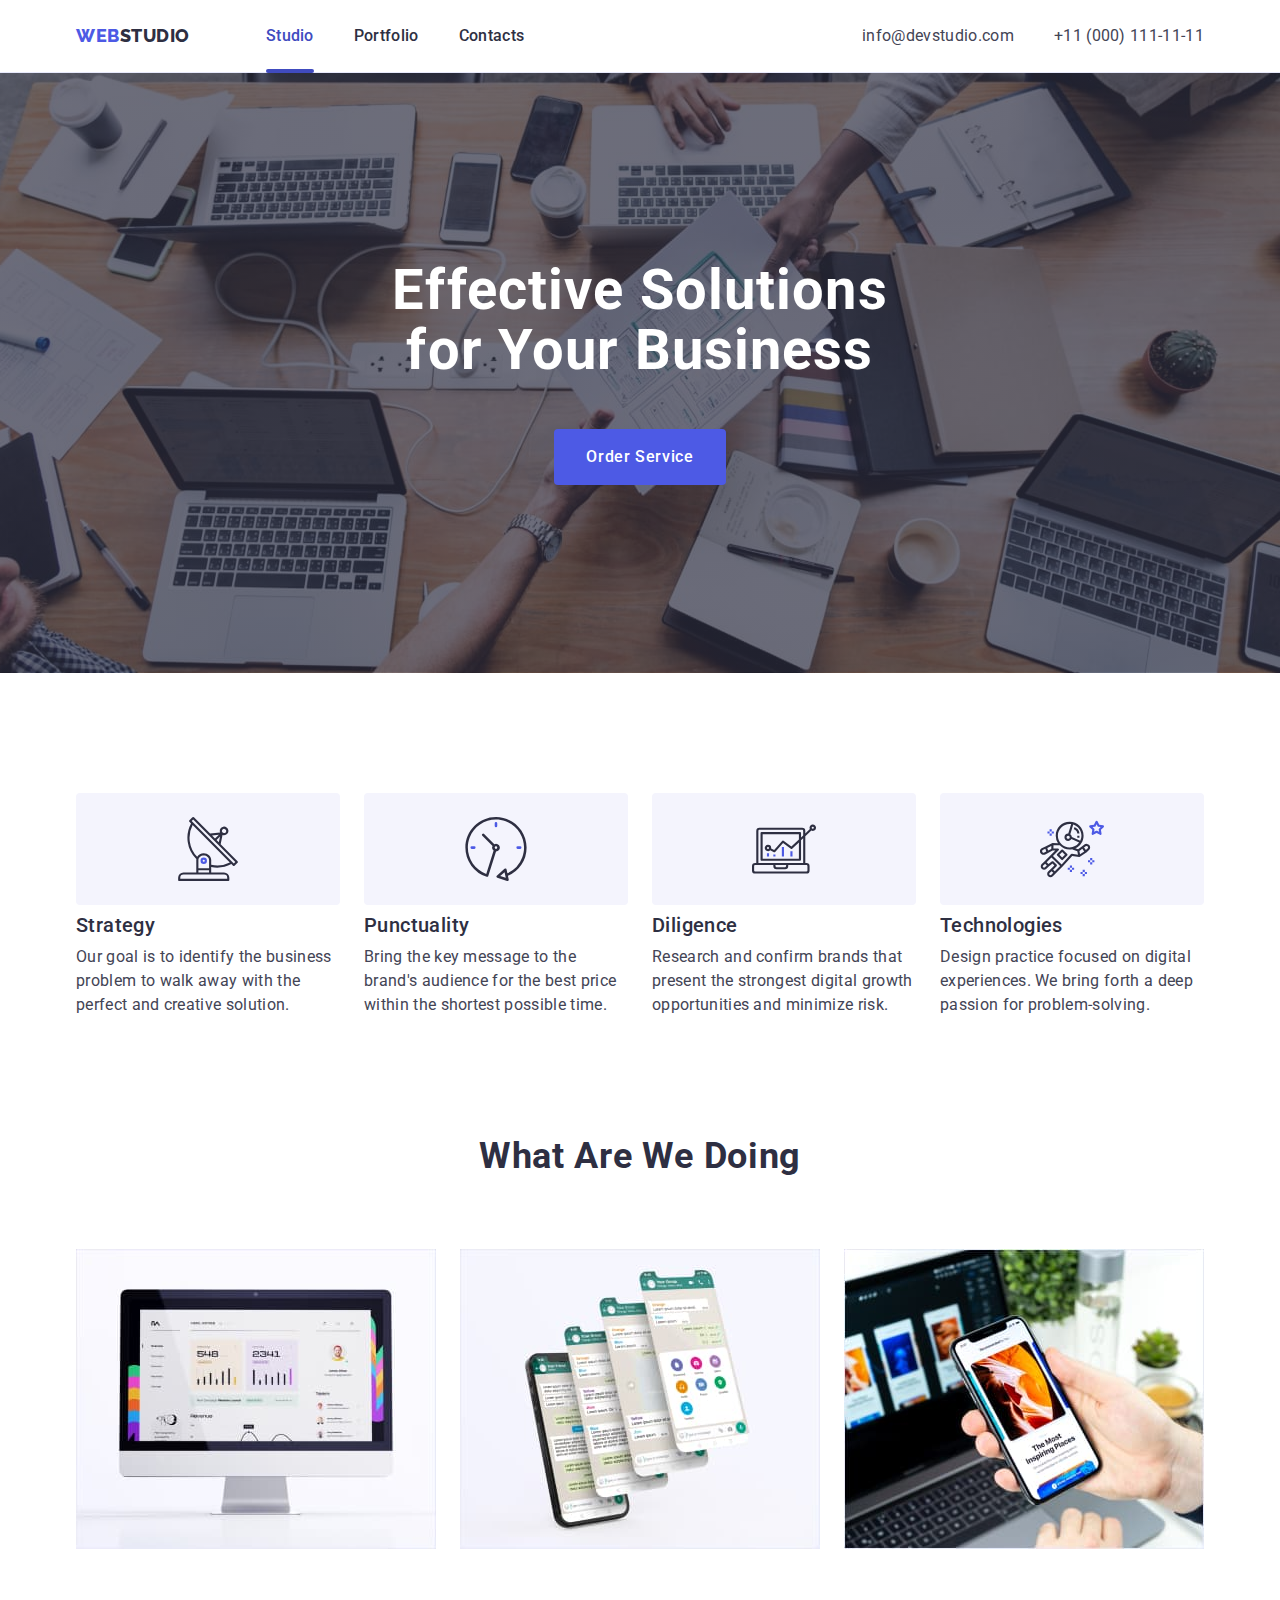
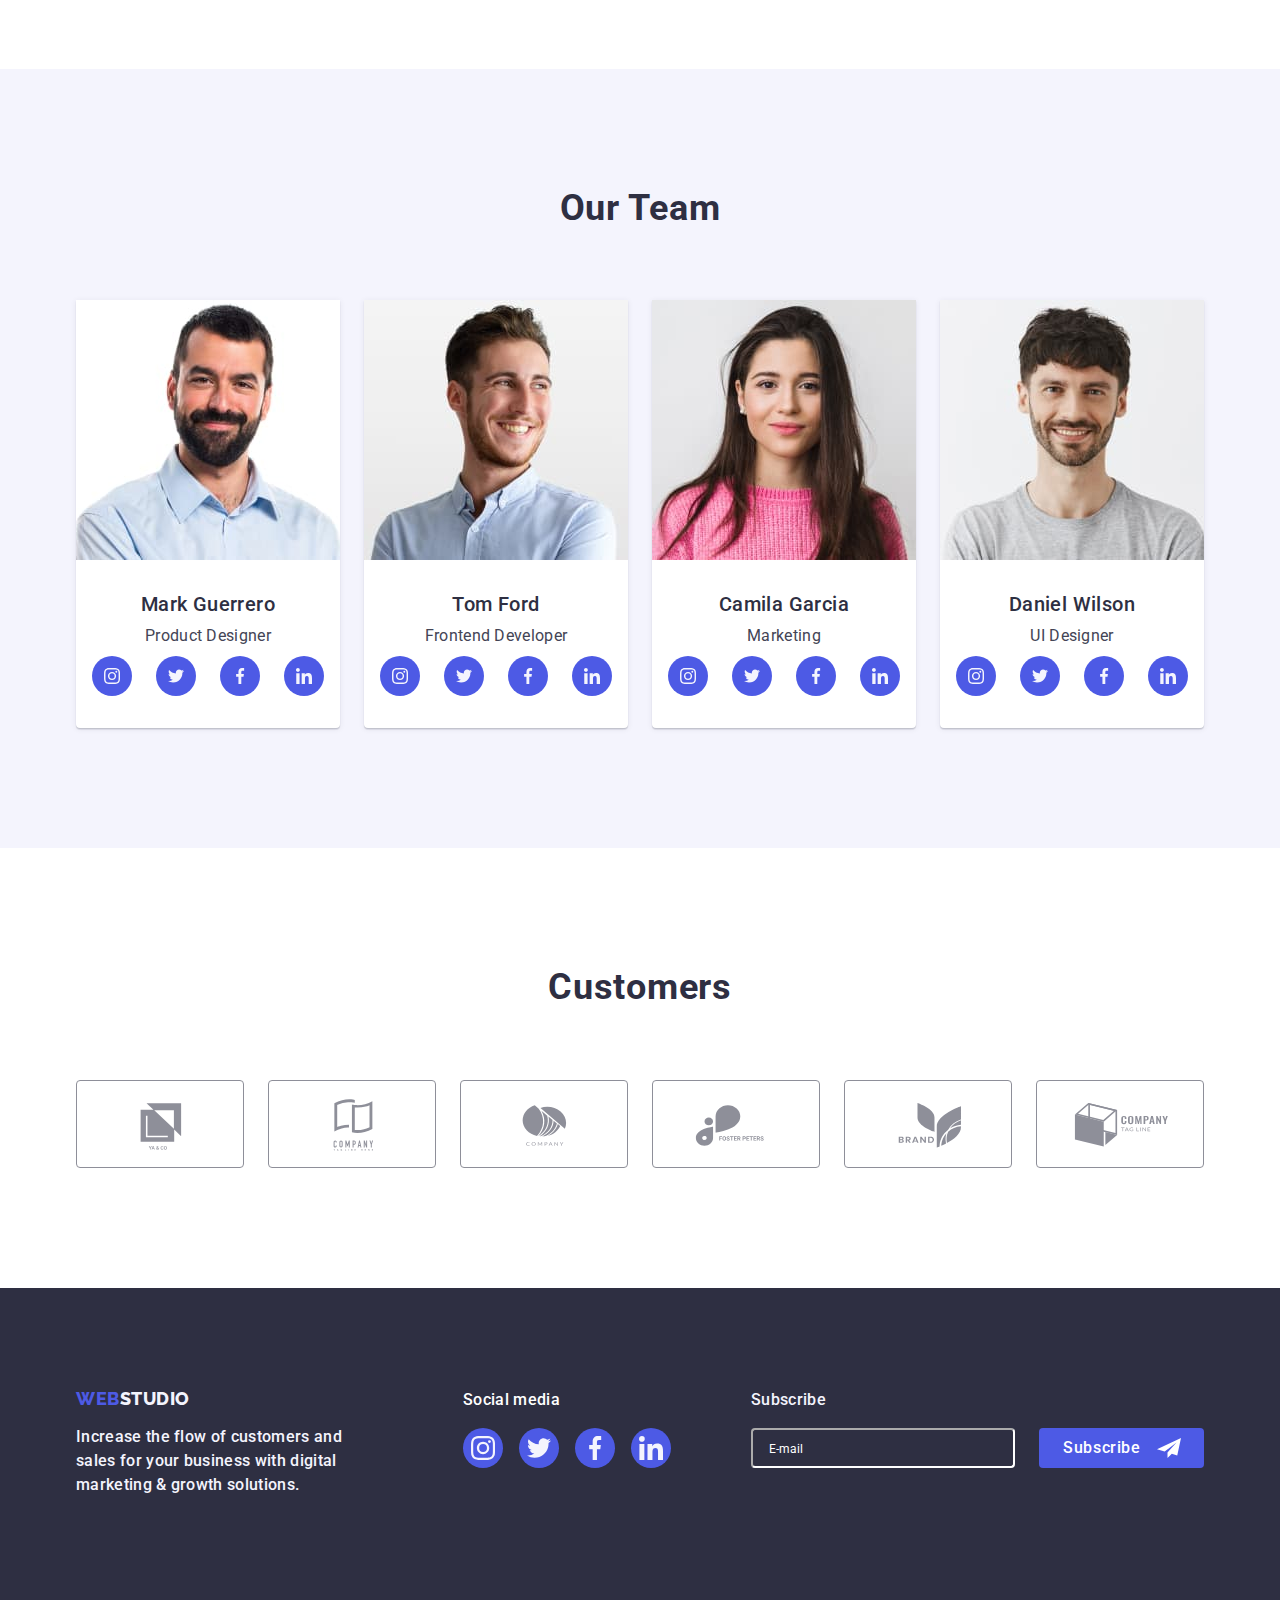
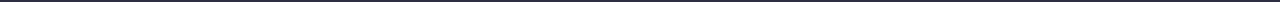
<file: index.html>
<!DOCTYPE html>
<html lang="en">
  <head>
    <meta charset="UTF-8" />
    <meta http-equiv="X-UA-Compatible" content="IE=edge" />
    <meta name="viewport" content="width=device-width, initial-scale=1.0" />
    <title>Document</title>
    <link rel="preconnect" href="https://fonts.googleapis.com">
    <link rel="preconnect" href="https://fonts.gstatic.com" crossorigin>
    <link href="https://fonts.googleapis.com/css2?family=Raleway:wght@800&family=Roboto:wght@400;500;700&display=swap" rel="stylesheet">
    <link rel="stylesheet" href="https://cdnjs.cloudflare.com/ajax/libs/modern-normalize/1.1.0/modern-normalize.min.css">
    <link rel="stylesheet" href="./css/styles.css">
  </head>
  <body>
    <!-- Navbar index-->
    <header class="header">
      <div class="container header-container">
      <nav class="header-nav  list">
        <a href="./index.html" class="link logo">Web<span class="logo-dark">Studio</span></a>

        <ul class="header-nav-list menu list">
          <li class="header-nav-item"><a class="header-nav-link active link menu-link" href="./index.html">Studio</a></li>
          <li class="header-nav-item"><a class="header-nav-link link menu-link" href="./portfolio.html">Portfolio</a></li>
          <li class="header-nav-item"><a class="header-nav-link link menu-link" href="">Contacts</a></li>
        </ul>
      </nav>
      <address class="header-nav-cont contacts">
        <ul class="header-nav-list list">
          <li class="header-nav-item"><a href="mailto:info@devstudio.com" class="link contact-link">info@devstudio.com</a></li>
          <li class="header-nav-item"><a href="tel:+110001111111" class="link contact-link" >+11 (000) 111-11-11</a></li>
        </ul>
      </address>
    </div>
    </header>
    <!-- Section 1 hero -->
    <main>
      
        <section class="hero">
          <div class="container ">
          <h1 class="hero-title">Effective Solutions for Your Business</h1>
          <button type="button" class="hero-button " data-modal-open>Order Service</button>
        
         </div>
    </section>
      <!-- Section 2  main page -->
       <section class="bottom">
        <div class="container">
          <h2 hidden class="list hidclass">features</h2>
          <ul class="content-element list" >
               
            <li class="descli">
              <div class="desc-section-icon">
              <svg class="desc-icon" width="64" height="64">
                <use href="./images/icons.svg#antenna"></use>
              </svg>
            </div> 
              <h3 class="descrep">Strategy</h3>
              <p class="decs-text">
                Our goal is to identify the business problem to walk away with the
                perfect and creative solution.
              </p>
            
            </li>
          
              
            <li class="descli">
              <div class="desc-section-icon">
                <svg class="desc-icon" width="64" height="64">
                  <use href="./images/icons.svg#clock"></use>
                </svg>
              </div> 
              <h3 class="descrep">Punctuality</h3>
              <p class="decs-text">
                Bring the key message to the brand's audience for the best price
                within the shortest possible time.
              </p>
             
            </li>
         
       
            <li class="descli">
              <div class="desc-section-icon">
                <svg class="desc-icon" width="64" height="64">
                  <use href="./images/icons.svg#diagram"></use>
                </svg>
              </div>
              <h3 class="descrep">Diligence</h3>
              <p class="decs-text">
                Research and confirm brands that present the strongest digital
                growth opportunities and minimize risk.
              </p>
              
            </li>
         
        
            <li class="descli">
              <div class="desc-section-icon">
                <svg class="desc-icon" width="64" height="64">
                  <use href="./images/icons.svg#astronaut"></use>
                </svg>
              </div>
              <h3 class="descrep">Technologies</h3>
              <p class="decs-text">
                Design practice focused on digital experiences. We bring forth a
                deep passion for problem-solving.
              </p>
              
            </li>
          
          </ul>
        </div>
        </section>
      
      <!-- Section 3 -->
     
        <section class="gallery-class">
          <div class="container">
          <h2 class= "gallery">What are we doing</h2>
        <ul class="content-element list">
          <li class="galleryli"><img src="./images/img1.jpg" alt="Foto" width="360" /></li>
          <li class="galleryli"><img src="./images/img2.jpg" alt="Foto" width="360" /></li>
          <li class="galleryli"><img src="./images/img3.jpg" alt="Foto" width="360" /></li>
        </ul>
      </div>
        </section>
      
      <!-- Section 4 (3)  -->
      
      <section class="bottom section-color">
        <div class="container">
          <h2 class="team">Our Team</h2>
          <ul class="content-element content-shadow list">
            <li  class="fon-title">
              <img src="./images/img4.jpg" alt="Foto" width="264" />
              <div class="card-content" >
              <h3 class="team-title">Mark Guerrero</h3>
              <p class= "team-title-text">Product Designer</p>
              
              <ul class="social list">
                <li class="social-team ">
                  <a class="social-link" href="" target="_blank" aria-label="Instagram icon">
                    <svg class="social-icon" width="16" height="16">
                      <use href="./images/icons.svg#instagram"></use>
                    </svg> 
                  </a>         
                </li>
                <li class="social-team ">
                 <a class="social-link" href="" target="_blank" aria-label="Twitter icon">
                    <svg class="social-icon" width="16" height="16">
                      <use href="./images/icons.svg#twitter"></use>
                    </svg>
                  </a>
                </li>
                <li class="social-team">
                  <a class="social-link" href="" target="_blank" aria-label="Facebook icon">
                    <svg class="social-icon" width="16" height="16">
                      <use href="./images/icons.svg#facebook"></use>
                    </svg>
                  </a>
                </li>
                <li class="social-team">
                <a  class="social-link" href="" target="_blank" aria-label="Linkedin icon">
                    <svg class="social-icon" width="16" height="16">
                      <use href="./images/icons.svg#linkedin"></use>
                    </svg>
                  </a>      
                </li>
              </ul>
                        
              </div>            
            </li>
            <li class="fon-title">
              <img src="./images/img5.jpg" alt="Foto" width="264" />
             <div class="card-content">              
              <h3 class="team-title">Tom Ford</h3>
              <p class="team-title-text" >Frontend Developer</p>

              <ul class="social list">
                <li class="social-team ">
                  <a class="social-link" href="" target="_blank" aria-label="Instagram icon">
                    <svg class="social-icon" width="16" height="16">
                      <use href="./images/icons.svg#instagram"></use>
                    </svg> 
                  </a>         
                </li>
                <li class="social-team ">
                 <a class="social-link" href="" target="_blank" aria-label="Twitter icon">
                    <svg class="social-icon" width="16" height="16">
                      <use href="./images/icons.svg#twitter"></use>
                    </svg>
                  </a>
                </li>
                <li class="social-team">
                  <a class="social-link" href="" target="_blank" aria-label="Facebook icon">
                    <svg class="social-icon" width="16" height="16">
                      <use href="./images/icons.svg#facebook"></use>
                    </svg>
                  </a>
                </li>
                <li class="social-team">
                <a  class="social-link" href="" target="_blank" aria-label="Linkedin icon">
                    <svg class="social-icon" width="16" height="16">
                      <use href="./images/icons.svg#linkedin"></use>
                    </svg>
                  </a>      
                </li>
              </ul>

            </div>
            </li>
            <li class="fon-title">
              <img src="./images/img6.jpg" alt="Foto" width="264" />
             <div class="card-content">
              <h3 class="team-title">Camila Garcia</h3>
              <p class="team-title-text" >Marketing</p>

              <ul class="social list">
                <li class="social-team ">
                  <a class="social-link" href="" target="_blank" aria-label="Instagram icon">
                    <svg class="social-icon" width="16" height="16">
                      <use href="./images/icons.svg#instagram"></use>
                    </svg> 
                  </a>         
                </li>
                <li class="social-team ">
                 <a class="social-link" href="" target="_blank" aria-label="Twitter icon">
                    <svg class="social-icon" width="16" height="16">
                      <use href="./images/icons.svg#twitter"></use>
                    </svg>
                  </a>
                </li>
                <li class="social-team">
                  <a class="social-link" href="" target="_blank" aria-label="Facebook icon">
                    <svg class="social-icon" width="16" height="16">
                      <use href="./images/icons.svg#facebook"></use>
                    </svg>
                  </a>
                </li>
                <li class="social-team">
                <a  class="social-link" href="" target="_blank" aria-label="Linkedin icon">
                    <svg class="social-icon" width="16" height="16">
                      <use href="./images/icons.svg#linkedin"></use>
                    </svg>
                  </a>      
                </li>
              </ul>

            </div>
            </li>
            <li class="fon-title">
              <img src="./images/img7.jpg" alt="Foto" width="264" />
            <div class="card-content">
              <h3 class="team-title">Daniel Wilson</h3>
              <p class="team-title-text" >UI Designer</p>
              <ul class="social list">
                <li class="social-team ">
                  <a class="social-link" href="" target="_blank" aria-label="Instagram icon">
                    <svg class="social-icon" width="16" height="16">
                      <use href="./images/icons.svg#instagram"></use>
                    </svg> 
                  </a>         
                </li>
                <li class="social-team ">
                 <a class="social-link" href="" target="_blank" aria-label="Twitter icon">
                    <svg class="social-icon" width="16" height="16">
                      <use href="./images/icons.svg#twitter"></use>
                    </svg>
                  </a>
                </li>
                <li class="social-team">
                  <a class="social-link" href="" target="_blank" aria-label="Facebook icon">
                    <svg class="social-icon" width="16" height="16">
                      <use href="./images/icons.svg#facebook"></use>
                    </svg>
                  </a>
                </li>
                <li class="social-team">
                <a  class="social-link" href="" target="_blank" aria-label="Linkedin icon">
                    <svg class="social-icon" width="16" height="16">
                      <use href="./images/icons.svg#linkedin"></use>
                    </svg>
                  </a>      
                </li>
              </ul>


            </div>
            </li>
          </ul>
        </div>
        </section>
        <!-- Section 5 (4) -->
        <section class="customers">
          <div class="container ">
            
            <h2 class="team">Customers</h2>
            <ul class=" customers-abaut list">
              <li class="customers-item">
                <a class="customers-item-link" href="">
                  <svg class="customers-icon" width="104" height="56">
                    <use href="./images/icons.svg#Logo"></use>
                  </svg>
                </a>
              </li>
              
              <li class="customers-item">
                <a class="customers-item-link" href="">
                  <svg class="customers-icon" width="104" height="56">
                    <use href="./images/icons.svg#Logo1"></use>
                  </svg>
                </a>
              </li>

              <li class="customers-item">
                <a class="customers-item-link" href="">
                  <svg class="customers-icon" width="104" height="56">
                    <use href="./images/icons.svg#Logo2"></use>
                  </svg>
                </a>
              </li>
              <li class="customers-item">
                <a class="customers-item-link" href="">
                  <svg class="customers-icon" width="104" height="56">
                    <use href="./images/icons.svg#Logo3"></use>
                  </svg>
                </a>
              </li>
              <li class="customers-item">
                <a class="customers-item-link" href="">
                  <svg class="customers-icon" width="104" height="56">
                    <use href="./images/icons.svg#Logo4"></use>
                  </svg>
                </a>
              </li>
              <li class="customers-item">
                <a class="customers-item-link" href="">
                  <svg class="customers-icon" width="104" height="56">
                    <use href="./images/icons.svg#Logo5"></use>
                  </svg>
                </a>
              </li>
            </ul>

          </div>
        </section>
      
    </main>
    <!-- Footer -->
    
      <footer class="footer-style">  
        <div class="container footer-style-item">   
          <div class="logo-footer-text"> 
        <a href="./index.html" class="logo-footer link logo">Web<span class="logo-light">Studio</span></a>
        <p class="footer-text">
          Increase the flow of customers and sales for your business with digital marketing & growth solutions.
        </p>
      </div> 
       
        <div class="footer-soc-media">
        <p class="footer-text-ft">Social media</p>
        
        <ul class="social-ft list">
          <li class="social-team-ft ">
            <a class="social-link-ft" href="" target="_blank" aria-label="Instagram icon">
              <svg class="social-icon-ft" width="24" height="24">
                <use href="./images/icons.svg#instagram"></use>
              </svg> 
            </a>         
          </li>
          <li class="social-team-ft ">
           <a class="social-link-ft" href="" target="_blank" aria-label="Twitter icon">
              <svg class="social-icon-ft" width="24" height="24">
                <use href="./images/icons.svg#twitter"></use>
              </svg>
            </a>
          </li>
          <li class="social-team-ft">
            <a class="social-link-ft" href="" target="_blank" aria-label="Facebook icon">
              <svg class="social-icon-ft" width="24" height="24">
                <use href="./images/icons.svg#facebook"></use>
              </svg>
            </a>
          </li>
          <li class="social-team-ft">
          <a  class="social-link-ft" href="" target="_blank" aria-label="Linkedin icon">
              <svg class="social-icon-ft" width="24" height="24">
                <use href="./images/icons.svg#linkedin"></use>
              </svg>
            </a>      
          </li>
        </ul>
      </div>

      <!-- e-mail input -->
    <div class="form-input">
      <p class="text-input">Subscribe</p>
      <form class="e-mail-form">
       <label class="mail-text"  for="e-mail_name"></label>
       <input class="mail-form" type="email" name="email" placeholder="E-mail">
         <button class="e-mail-btn" type="submit">Subscribe
          <svg class="icons-btn-telegram" width="24" height="24">
          <use href="./images/icons.svg#airframe"></use>
        </svg>
       </button>
      </form>
    </div>
      </div>
      </footer>
     <!-- Modal window -->
     <div class="backdrop is-hidden" data-modal>
      <div class="modal">
        <button class="modal-close-btn" type="button" data-modal-close>
          <svg class="modal-close-icon" width="8" height="8">
            <use href="./images/icons.svg#modal"></use>
          </svg>
        </button>

        <!-- Form -->
        <strong class="model-title">Leave your contacts and we will call you back</strong>
        <form class="model" name="model_form">
            <label class="form-label" for="model_name">Name</label>
            <div class="form-wrapper">
            <input class="form-field" type="text" name="name" id="model_name">
            <svg class="form-icon" width="18" height="18">
              <use href="./images/icons.svg#person"></use>
            </svg>
          </div>
          
          <label class="form-label" for="model_phone">Phone</label>
          <div class="form-wrapper">
            <input class="form-field" type="tel" name="phone_number" id="model_phone">
            <svg class="form-icon" width="18" height="18">
              <use href="./images/icons.svg#phone"></use>
            </svg>
          </div>
          
          <label class="form-label"  for="model_email">Email</label>
          <div class="form-wrapper">
            <input class="form-field" type="email" name="email" id="model_email">
            <svg class="form-icon" width="18" height="18">
              <use href="./images/icons.svg#email"></use>
            </svg>
          </div>
         
          <label class="form-label" for="model_comment">Comment</label>
          <textarea class="form-comment" name="model_comment" id="model_comment" rows="5" placeholder="Text input"></textarea>
          <label class="checkbox" for="checkbox_click">
         <div class="checkbox-input-text">
          <input class="checkbox-input" type="checkbox" name="model_agreement" id="checkbox_click">
          <svg class="checkbox-input-chekc" width="16" height="16">
           
            <use class="clickchekc" href="./images/icons.svg#clickchekc"></use>
                
          </svg>
          <span class="checkbox-text">I accept the terms and conditions of the <a class="checkbox-terms" href=""> Privacy Policy</a></span>
         </div>
        </label>         
         <button class="form-btn" type="submit">Send</button>      
        </form>
      </div>
     </div>

      <script src="./js/model.js"></script>
    </body>
</html>
</file>
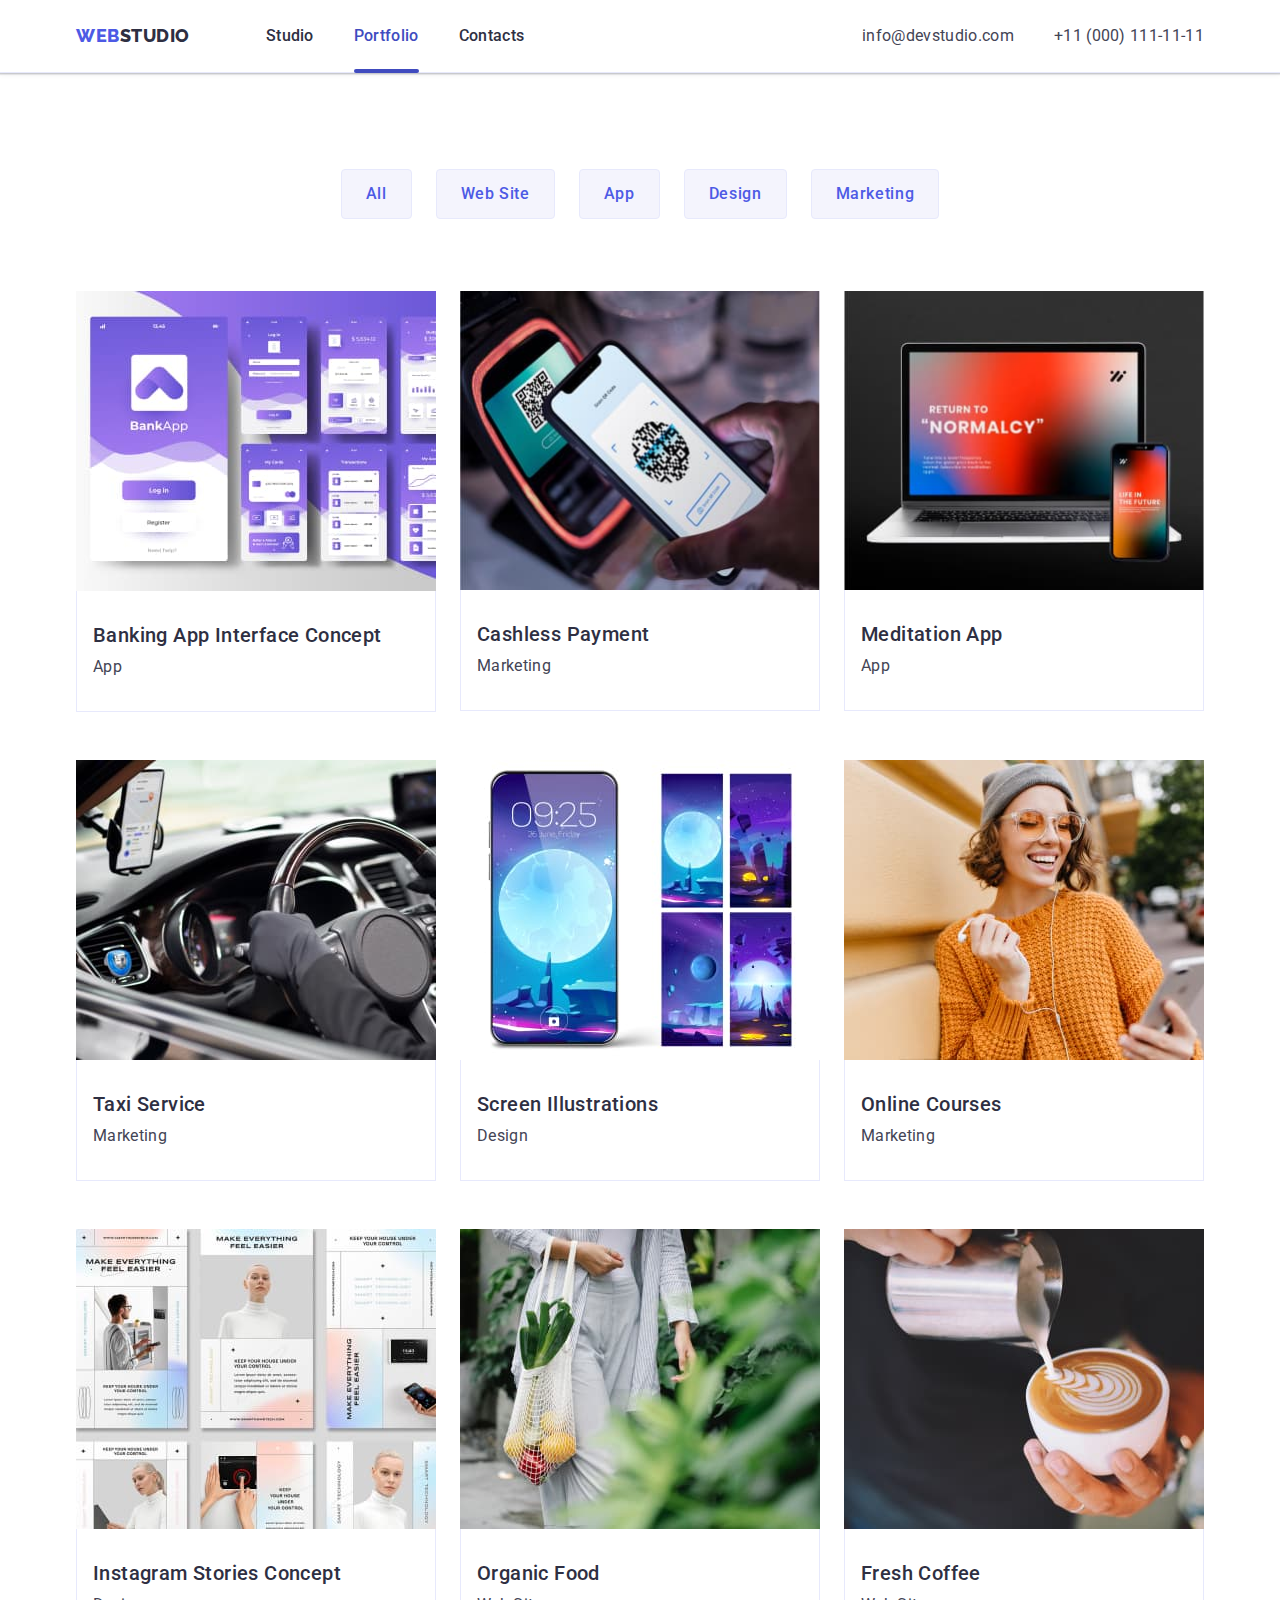
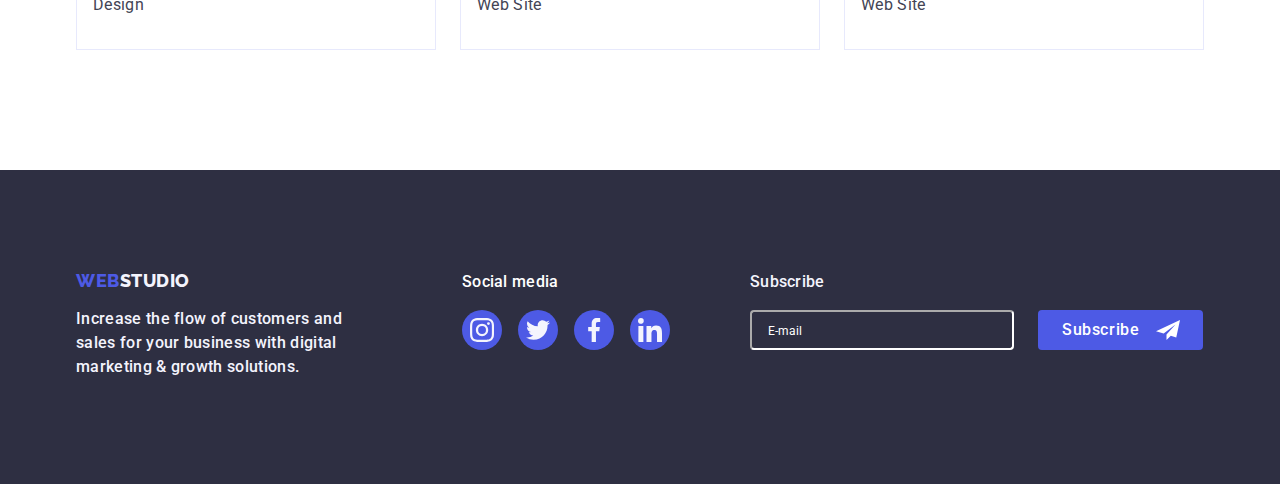
<file: portfolio.html>
<!DOCTYPE html>
<html lang="en">
  <head>
    <meta charset="UTF-8" />
    <meta http-equiv="X-UA-Compatible" content="IE=edge" />
    <meta name="viewport" content="width=device-width, initial-scale=1.0" />
    <title>Document</title>
    <link rel="preconnect" href="https://fonts.googleapis.com">
    <link rel="preconnect" href="https://fonts.gstatic.com" crossorigin>
    <link href="https://fonts.googleapis.com/css2?family=Raleway:wght@800&family=Roboto:wght@400;500;700&display=swap" rel="stylesheet">
    <link rel="stylesheet" href="https://cdnjs.cloudflare.com/ajax/libs/modern-normalize/1.1.0/modern-normalize.min.css">
    <link rel="stylesheet" href="./css/styles.css">
  </head>
  <body>
    <!-- Navbar portfolio-->
    <header class="header">
      <div class="header-container container">
      <nav class="header-nav list">
        <a href="./index.html" class="link logo">Web<span class="logo-dark">Studio</span></a>

        <ul class="header-nav-list menu list">
          <li class="header-nav-item"><a class="header-nav-link link menu-link" href="./index.html">Studio</a></li>
          <li class="header-nav-item"><a class="header-nav-link active link menu-link" href="./portfolio.html">Portfolio</a></li>
          <li class="header-nav-item"><a class="header-nav-link link menu-link" href="">Contacts</a></li>
        </ul>
      </nav>
      <address class="header-nav-cont contacts">
        <ul class="header-nav-list list">
          <li class="header-nav-item"><a href="mailto:info@devstudio.com" class="link contact-link">info@devstudio.com</a></li>
          <li class="header-nav-item"><a href="tel:+110001111111" class="link contact-link" >+11 (000) 111-11-11</a></li>
        </ul>
      </address>
    </div>
    
    </header>

     
      <!-- Section 1  -->
      <main>
         <section class="card">
          <div class=" container">
          <h1 hidden>features</h1>
           <ul class="filter-btn list">
             <li><button type="button" class="link menu-button">All</button></li>
             <li><button type="button" class="link menu-button">Web Site</button></li>
             <li><button type="button" class="link menu-button">App</button></li>
             <li><button type="button" class="link menu-button">Design</button></li>
             <li><button type="button" class="link menu-button">Marketing</button></li>
          </ul>
        
          
      
          <!-- Portfolio card -->
  
   
      
      <ul class=" portfolio-card list">
          <li class="foto-calc portfolio-shedow">                   
            <a  href="" class="portfolio-link link ">
              <div class="team-thumb"> 
            <img src="./imagesportfolio/img1.jpg" alt="Foto" width="360" >
            
              <p class="overlay overlay-text">
                14 Stylish and User-Friendly App Design Concepts · Task Manager App · Calorie Tracker App · Exotic Fruit Ecommerce App · Cloud Storage App
              </p>

            
          </div>         
            <div class="portfolio-text">
            <h2 class="portf-title">Banking App Interface Concept</h2>
            <p class="portf-title-text">App</p>
            </div>
          </a>
          </li> 
        
          <li class="foto-calc portfolio-shedow ">
            
            <a href="" class="portfolio-link link ">
              <div class="team-thumb">  
            <img src="./imagesportfolio/img2.jpg" alt="Foto" width="360">
            
              <p class="overlay overlay-text">
                14 Stylish and User-Friendly App Design Concepts · Task Manager App · Calorie Tracker App · Exotic Fruit Ecommerce App · Cloud Storage App
              </p>
            
          </div> 
            <div class="portfolio-text">
            <h2 class="portf-title">Cashless Payment</h2>
            <p class="portf-title-text">Marketing</p>
            </div>
          </a>
          </li>
          <li class="foto-calc portfolio-shedow">
           <a href="" class="portfolio-link link ">
            <div class="team-thumb"> 
           <img src="./imagesportfolio/img3.jpg" alt="Foto" width="360">
           
            <p class="overlay overlay-text">
              14 Stylish and User-Friendly App Design Concepts · Task Manager App · Calorie Tracker App · Exotic Fruit Ecommerce App · Cloud Storage App
            </p>
          
        </div> 
            <div class="portfolio-text">
            <h2 class="portf-title">Meditation App</h2>
            <p class="portf-title-text">App</p>
            </div>
          </a>
          </li>
            
         <li class="foto-calc portfolio-shedow">
            <a href="" class="portfolio-link link ">
              <div class="team-thumb">
            <img src="./imagesportfolio/img4.jpg" alt="Foto" width="360">
            
              <p class="overlay overlay-text">
                14 Stylish and User-Friendly App Design Concepts · Task Manager App · Calorie Tracker App · Exotic Fruit Ecommerce App · Cloud Storage App
              </p>
            
          </div> 
          <div class="portfolio-text">
            <h2 class="portf-title">Taxi Service</h2>
            <p class="portf-title-text">Marketing</p>
          </div>
           </a>
         </li>

         <li class="foto-calc portfolio-shedow">
          <a href="" class="portfolio-link link ">
            <div class="team-thumb">
          <img src="./imagesportfolio/img5.jpg" alt="Foto" width="360">
          
            <p class="overlay overlay-text">
              14 Stylish and User-Friendly App Design Concepts · Task Manager App · Calorie Tracker App · Exotic Fruit Ecommerce App · Cloud Storage App
            </p>
          
        </div> 
          <div class="portfolio-text">
            <h2 class="portf-title">Screen Illustrations</h2>
            <p class="portf-title-text">Design</p>
          </div>
          </a>
         </li>
         <li class="foto-calc portfolio-shedow">
          <a href="" class="portfolio-link link ">
            <div class="team-thumb">
          <img src="./imagesportfolio/img6.jpg" alt="Foto" width="360">
          
            <p class="overlay overlay-text">
              14 Stylish and User-Friendly App Design Concepts · Task Manager App · Calorie Tracker App · Exotic Fruit Ecommerce App · Cloud Storage App
            </p>
          
        </div> 
          <div class="portfolio-text">
            <h2 class="portf-title">Online Courses</h2>
            <p class="portf-title-text">Marketing</p>
          </div>
         </a>
         </li>
         <li class="foto-calc portfolio-shedow">
          <a href="" class="portfolio-link link ">
            <div class="team-thumb">
          <img src="./imagesportfolio/img7.jpg" alt="Foto" width="360">
          
            <p class="overlay overlay-text">
              14 Stylish and User-Friendly App Design Concepts · Task Manager App · Calorie Tracker App · Exotic Fruit Ecommerce App · Cloud Storage App
            </p>
          
        </div> 
          <div class="portfolio-text">
            <h2 class="portf-title">Instagram Stories Concept</h2>
            <p class="portf-title-text">Design</p>
          </div>
         </a>
         </li>
         <li class="foto-calc portfolio-shedow">
          <a href="" class="portfolio-link link ">
            <div class="team-thumb">
          <img src="./imagesportfolio/img8.jpg" alt="Foto" width="360">
          
            <p class="overlay overlay-text">
              14 Stylish and User-Friendly App Design Concepts · Task Manager App · Calorie Tracker App · Exotic Fruit Ecommerce App · Cloud Storage App
            </p>
          
        </div> 
          <div class="portfolio-text">
            <h2 class="portf-title">Organic Food</h2>
            <p class="portf-title-text">Web Site</p>
          </div>
         </a>
         </li>
         <li class="foto-calc portfolio-shedow">
          <a href="" class="portfolio-link link ">
            <div class="team-thumb">
             <img src="./imagesportfolio/img9.jpg" alt="Foto" width="360">
            
              <p class="overlay overlay-text">
                14 Stylish and User-Friendly App Design Concepts · Task Manager App · Calorie Tracker App · Exotic Fruit Ecommerce App · Cloud Storage App
              </p>
            
          </div> 
             <div class="portfolio-text">
            <h2 class="portf-title">Fresh Coffee</h2>
            <p class="portf-title-text">Web Site</p>
          </div>
          </a>
         </li>
         </ul>
        </div>
      </section>
     
    </main>
    
    <!-- Footer -->
    
    <footer class="footer-style">  
      <div class="container footer-style-item">   
        <div class="logo-footer-text"> 
      <a href="./index.html" class="logo-footer link logo">Web<span class="logo-light">Studio</span></a>
      <p class="footer-text">
        Increase the flow of customers and <br>sales for your business with digital <br>marketing & growth solutions.
      </p>
    </div> 
     
      <div class="footer-soc-media">
      <p class="footer-text-ft">Social media</p>
      
      <ul class="social-ft list">
        <li class="social-team-ft ">
          <a class="social-link-ft" href="" target="_blank" aria-label="Instagram icon">
            <svg class="social-icon-ft" width="24" height="24">
              <use href="./images/icons.svg#instagram"></use>
            </svg> 
          </a>         
        </li>
        <li class="social-team-ft ">
         <a class="social-link-ft" href="" target="_blank" aria-label="Twitter icon">
            <svg class="social-icon-ft" width="24" height="24">
              <use href="./images/icons.svg#twitter"></use>
            </svg>
          </a>
        </li>
        <li class="social-team-ft">
          <a class="social-link-ft" href="" target="_blank" aria-label="Facebook icon">
            <svg class="social-icon-ft" width="24" height="24">
              <use href="./images/icons.svg#facebook"></use>
            </svg>
          </a>
        </li>
        <li class="social-team-ft">
        <a  class="social-link-ft" href="" target="_blank" aria-label="Linkedin icon">
            <svg class="social-icon-ft" width="24" height="24">
              <use href="./images/icons.svg#linkedin"></use>
            </svg>
          </a>      
        </li>
      </ul>
    </div>
            <!-- e-mail input -->
        <div class="form-input">
          <p class="text-input">Subscribe</p>
          <form class="e-mail-form">
           <label class="mail-text"  for="e-mail_name"></label>
           <input class="mail-form" type="email" name="email" placeholder="E-mail">
             <button class="e-mail-btn" type="submit">Subscribe
              <svg class="icons-btn-telegram" width="24" height="24">
              <use href="./images/icons.svg#airframe"></use>
            </svg>
           </button>
          </form>
        </div>
    </div>
    </footer>
      </body>
</html>
</file>
<file: css/styles.css>
html{
  box-sizing: border-box;
}
*,
*::before,
*::after{
  box-sizing: border-box;
}

:root{
  --color-text:#434455;
  --color-white:#ffffff;
  --logo-lite:#4d5ae5;
  --logo-dark:#2E2F42;
  --activ-btn-link:#404BBF;
  --text-footer:#F4F4FD;
  --border-card: #e7e9fc;
  --social-link-bkg:#4D5AE5;
  --customers-item-link:#8E8F99;
  --sociai-link-ftr:#31D0AA;
  --modal-ind:100;
  --header-ind:10;

     }
body{
  font-family: 'Roboto', sans-serif;
  font-size: 16px;
  line-height: 1.5;
  color:#434455;
  background-color:var(--color-white);
  }

  .container{
    width: 1158px;
    margin: 0 auto;
    padding: 0 15px;
   
    
  }
  .bottom{
    padding: 120px 0;
  }
    /* -- reset start -- */
    h1,h2,h3,h4,h5,h6,p{ margin: 0px;}
    .list{
      list-style: none;
      padding: 0px;
      margin: 0px; }
    img{ 
      display: block;
      max-width: 100%;
      height: auto;}

    button{ cursor: pointer;} 
   
    
    /* -- logo -- */
   .logo{
    display: flex;
    margin-right: 76px;
    font-family:"Raleway", sans-serif;
    font-weight: 800;
    font-size:18px;
    line-height:1.17;
    letter-spacing: 0.03em;
    text-transform: uppercase;
    color: var(--logo-lite);   
    }
   
    .logo:hover {
      font-family: "Raleway", sans-serif;
      font-weight: 600;
      font-size: 18px;
      line-height: 1.18;
      color: var(--logo-lite);
      text-decoration: none;
  }

   .logo-dark{
    color: var(--logo-dark);
   } 
   
   
    /* -- Navbar -- */
  
   .menu {
    font-family: "Roboto", sans-serif;
    font-style: normal;
    font-weight: 500;
    font-size: 16px;
    line-height: 1.5;
    letter-spacing: 2%;
    color: var(--logo-dark);
}
  .link{
   text-decoration: none;
  }

  .menu-link {
  display: block; 
  align-items: center;
  font-weight: 500;
  font-size: 16px;
  line-height: 1.5;
  letter-spacing: 0.02em;
  color: var(--logo-dark);
 }

 .menu-link:hover {
  color: var(--activ-btn-link);
}

 .menu-link:focus {
  color: var(--activ-btn-link);
}

.menu-link:active{
  color: var(--logo-lite);
  font-weight: 600;
  font-size: 16px;
  line-height: 1.5;
  letter-spacing: 2%;
 
}
.header{ 
  z-index: var(--header-ind);
  border-bottom: 1px solid #E7E9FC;
  box-shadow: 0px 2px 1px rgba(46, 47, 66, 0.08), 0px 1px 1px rgba(46, 47, 66, 0.16), 0px 1px 6px rgba(46, 47, 66, 0.08); 
}
 

.header-container{
  display: flex;
  align-items: center;
  margin: auto;
  
   }

  .header-nav{
    display: flex;
    align-items: center;
  }
  .header-nav-cont{
    margin-left: auto;
  }

.header-nav-list{
  
 display:flex;
  align-items: center;
  gap: 40px;
      
}
.header-nav-item{
  transition: color 250ms cubic-bezier(0.4, 0, 0.2, 1);
}
 


.header-nav-link{
position: relative;


transition:color 250ms cubic-bezier(0.4, 0, 0.2, 1);

display:block;
align-items: center;
padding-top: 24px;
padding-bottom: 24px;

}
.header-nav-link::after{
  content: '';

  position: absolute;
  bottom: -1px;
  left: 0;
  display: block;
  width: 100%;
  height: 4px;
  border-radius: 2px;
   }
 

 .header-nav-link.active::after{
  background-color: #404BBF;
   }
.active{
  color: #404bbf;
}
  /* -- address -- */

  .contacts {
    font-style: normal;
}

.contact-link {
    font-weight: 400;
    font-size: 16px;
    line-height: 1.5;
    letter-spacing: 0.02em;
    color: var(--color-text);

    transition: color 250ms cubic-bezier(0.4, 0, 0.2, 1);
}

.contact-link:hover {
    color: var(--activ-btn-link);
}

.contact-link:focus {
    color: var(--activ-btn-link);
}


  /* -- Section 1 hero -- */

  .hero{
    padding: 188px 0;
    max-width: 1440px;
    margin-left: auto;
    margin-right: auto;
    background-repeat: no-repeat;
    background-position: center;
    background-size: cover;
    

    background-color: var(--logo-dark);
    background-image:linear-gradient(rgba(46, 47, 66, 0.7),rgba(46, 47, 66, 0.7)), url(../images/hero/people-office.jpg)
       
    
  }

  .hero-title{
    color: var(--color-white);
    font-weight: 700;
    font-family: "Roboto", sans-serif;
    font-size: 56px;
    line-height: 1.07;
    letter-spacing: 0.02em;
    text-align: center;
    margin: 0 auto;
    margin-bottom: 48px;
    margin-top: 0;
    
    
    max-width: 496px;   
      }

  .hero-button{
    background-color: var(--logo-lite);
    cursor: pointer;
    color: var(--color-white);
    font-weight: 500;
    font-size: 16px;
    line-height: 1.5;
    letter-spacing: 0.04em;
    font-family: "Roboto", sans-serif;
    min-width: 169px;
    height: 56px;
    padding: 16px 32px;
    border: none;
    
    border-radius: 4px;
    display: block;
    gap: 10px;
    margin:0 auto;

    transition: background-color 250ms cubic-bezier(0.4, 0, 0.2, 1);
      }

  .hero-button:hover,
  .hero-button:focus{
  box-shadow: 0px 4px rgba(0, 0, 0, 0.15);
  
  background-color: var(--activ-btn-link);
  }

  /* -- Section 2 main page -- */
 .hidclass{
  margin-bottom: 8px;
}
   
  
  
  .content-element{
    display: flex;
    gap: 24px;
    }

  .descli{

    width: calc((100% - 72px) / 4);
  } 

  .desc-section-icon{
    display: flex;
    justify-content: center;
    align-items: center;

    width: 264px;
    height: 112px;
    padding-top: 24px;
    padding-bottom: 24px;
    padding-left: 100px;
    padding-right: 100px;
    border-radius: 4px;
    margin-bottom: 8px;

    background-color: var(--text-footer);
  }

  .desc-icon{
    display: flex;
    justify-content: center;
    align-items: center;
    width: 64px;
    height: 64px;
   
  }


  .descrep{
    color: var(--logo-dark);
    font-weight: 500;
    font-size: 20px;
    line-height: 1.2;
    letter-spacing: 0.02em;
    margin-bottom: 8px;
     }
   .decs-text{
    font-weight: 400;
    font-size: 16px;
    line-height: 1.5;
    letter-spacing: 0.02em;
    color: var(--color-text);
   }  

  /* -- Section 3 -- */
  .gallery-class{
  padding-bottom: 120px; 
  }
  .gallery{
    font-weight: 700;
    font-size: 36px;
    line-height: 1.11;
    text-align: center;
    letter-spacing: 0.02em;
    text-transform: capitalize;
    color: var(--logo-dark);

    margin-bottom: 72px;
     }
  .galleryli{
    width: calc((100% - 48px) / 3);
  }
  
  
     /*.content-element (c section 2)*/
       

  /* -- Section 4 -- */
  .section-color{
    background-color: var(--text-footer); }
   
  
  
  /*.content-element (c section 2)*/
  

  .content-shadow{
   box-shadow: rgba(46, 47, 66, 0.08);
   Offset: 0px, 2px;
     } 
    
  .company{
    background-color:  #F4F4FD
    }

  .fon-title{
    background-color: #FFFFFF;
    box-shadow: 0px 1px 6px rgba(46, 47, 66, 0.08), 0px 1px 1px rgba(46, 47, 66, 0.16), 0px 2px 1px rgba(46, 47, 66, 0.08);
    width: calc((100% - 72px) / 4);
    border-radius: 0px 0px 4px 4px;}

  .team{
    font-weight: 700;
    font-size: 36px;
    line-height: 1.1;
    text-align: center;
    letter-spacing: 0.02em;
    text-transform: capitalize;
    color: var(--logo-dark);

    margin-bottom: 72px;
  }
  
  .card-content{
   
  padding-top: 32px;
  padding-bottom:  32px;
 }

  .team-title{
    margin-bottom: 8px;

   font-weight: 500;
   font-size: 20px;
   line-height: 1.2;
   letter-spacing: 0.02em;
   color: var(--logo-dark);

   text-align: center;
  
  }
  .team-title-text{
    margin-bottom: 8px;

   font-weight: 400;
   font-size: 16px;
   line-height: 1.5;
   letter-spacing: 0.02em;
   color: var(--color-text);

   text-align: center;

}
  /*-- social icon 4 section --*/
.social{
  display: flex;
  justify-content: center;
  align-items: center;
  gap: 24px;
}

.social-link{
display: flex;
justify-content: center;
align-items: center;

width: 40px;
height: 40px;

background-color: var(--social-link-bkg);
border-radius: 50%;

transition: background-color 250ms cubic-bezier(0.4, 0, 0.2, 1);
}
.social-link:hover,
.social-link:focus{
  background-color: #404bbf;
}
.social-icon{
 display: flex;
 justify-content: center;
 align-items: center;

  fill: var(--text-footer);
}
 
/* ---Section 5 (4)--- */
.customers{

  padding-top: 120px;
  padding-bottom: 120px;

}
.customers-abaut{
  display: flex;
  justify-content: center;
  align-items: center;
  gap:24px;
}
 /* .customers-item */
  
  
 
.customers-item-link{
  display: flex;
  justify-content: center;
  align-items: center;
  width: 168px;
  height: 88px;
  padding-top: 16px ;
  padding-bottom: 16px;
  padding-left: 32px;
  padding-right: 32px;
  color: var(--customers-item-link);
  border: 1px solid;
  border-color:var(--customers-item-link);
  border-radius: 4px;
 
  transition: border-color 250ms cubic-bezier(0.4, 0, 0.2, 1), color 250ms cubic-bezier(0.4, 0, 0.2, 1);
}

.customers-icon{
  display: flex;
  justify-content: center;
  align-items: center;
  fill: currentColor;
  }

.customers-icon:hover,
.customers-icon:focus{
  fill: #404bbf;;
}
.customers-item-link:hover,
.customers-item-link:focus{
  border-color: #404bbf; 
  color: #404bbf;
}


  /*-- footer --*/
  
  .footer-style{
    background-color: var(--logo-dark);
    height: 314px;
    padding: 100px 0;
          }
  .footer-style-item{
    display: flex;
    align-items: baseline;
  }

  .logo-footer-text{
    margin-right: 120px;

  }
 .logo-footer{ 
     
    margin-bottom: 16px;
    display: inline-block;
  
     }

  .logo-light{
    color: var(--text-footer);
     }

  .footer-text{
    font-family:'Roboto';
    font-weight: 500;
    font-size: 16px;
    line-height: 1.5;
    letter-spacing: 0.02em;
    color: var(--text-footer);
    margin-top: 0; 
    margin-bottom: 0;
      
   
  }

  .footer-soc-media{
    display:flex;
    flex-direction: column;
    justify-content: center;
    align-items: center;
    gap: 16px;
    margin-bottom: 16;
    
    
    }
  .footer-text-ft{
    font-family:'Roboto';
    font-weight: 500;
    font-size: 16px;
    line-height: 1.5;

    letter-spacing: 0.02em;
    color: var(--text-footer);

    color: #FFFFFF;
    margin-right: auto;
  }
  .social-ft{
   display: flex; 
   gap: 16px;
   
    }

  .social-team-ft{
    width: 40px;
    height: 40px;
  }  
  .social-link-ft{
    display: flex;
    justify-content: center;
    align-items: center;
    border-radius: 50%;
    width: 100%;
    height: 100%;

    background-color: var(--social-link-bkg);

    transition: background-color 250ms cubic-bezier(0.4, 0, 0.2, 1); 
  }
  .social-icon-ft{
    fill: var(--text-footer);
  }
  .social-link-ft:hover,
  .social-link-ft:focus{
    background-color:var(--sociai-link-ftr) ;
  }
  /* e-mail input */
  .form-input{
    margin-left: 80px;
  }
  .text-input{
    font-family:'Roboto';
    font-weight: 500;
    font-size: 16px;
    line-height: 1.5;
    letter-spacing: 0.02em;
    color: var(--text-footer);

    margin-bottom:16px;
  }
 .e-mail-form{
  display: flex;
  
 }
 
 .e-mail_name{
  position: absolute;
  width: 36px;
  height: 24px;
  padding-right: 16px;
  
 }
  
  .mail-form{
  background-color: transparent;
  padding-left: 16px;  
  
  border-color: var(--color-white);
  border-radius: 4px;  
  width: 264px;
  height: 40px;
  color: #FFFFFF;
  transition: background-color 250ms cubic-bezier(0.4, 0, 0.2, 1); 
   }
   .mail-form:hover,
   .mail-form:focus{
    box-shadow: 0px, 4px rgba(0, 0, 0, 0.15);
   }
   .mail-form::placeholder{
    font-size: 12px;
    line-height: 2;
    letter-spacing: 0.04px;
    color: var(--white-color);
   } 
  .mail-text{
   display: block;
   
  } 
  .e-mail-btn{
    display:flex;
    justify-items: center;
    align-items: center;
    cursor: pointer;
    width:  165px;
    height: 40px;
    padding-left: 24px;
    margin-left: 24px;
    gap: 16px;
    font-family:'Roboto';
    font-size: 16px;
    font-weight: 500;
    line-height: 1.5;
    letter-spacing: 0.04em;
    
    color: var(--color-white); 
    background-color: var(--logo-lite);
    border: none;
    border-radius: 4px;
   
    transition: background-color 250ms cubic-bezier(0.4, 0, 0.2, 1);       
     }
  .e-mail-btn:hover,
  .e-mail-btn:focus{
    border: none;
    border-radius: 4px;
    box-shadow: 0px 4px rgba(0, 0, 0, 0.15);
    background-color: var(--activ-btn-link);
   }
    /* .icons-btn-telegram{
     
     
    } */
 

  /*-- Portfolio --*/

.filter-btn{
  display: flex;
  flex-direction: row;
  justify-content: center;
  gap: 24px;
  margin-bottom: 72px;
  }

  /*-- Section 1 button -- */
  .menu-button{
  background-color: var(--text-footer);
  cursor: pointer; 
  color: var(--logo-lite);
  font-weight: 500;
  font-size: 16px;
  line-height: 1.5;
  letter-spacing: 0.04em;
  font-family: "Roboto", sans-serif;
  display: flex;
  flex-direction: row;
  align-items: center;
  padding: 12px 24px;
  border: 1px solid #e7e9fc;
  border-radius: 4px;
  box-sizing: border-box;

  transition: color 250ms cubic-bezier(0.4, 0, 0.2, 1), background-color 250ms cubic-bezier(0.4, 0, 0.2, 1), border-color 250ms cubic-bezier(0.4, 0, 0.2, 1), box-shadow 250ms cubic-bezier(0.4, 0, 0.2, 1);
      }

  .menu-button:hover,
  .menu-button:focus{
  box-shadow: 0px 3px 1px rgba(0, 0, 0, 0.1), 0px 2px 1px rgba(0, 0, 0, 0.08), 0px 2px 2px rgba(0, 0, 0, 0.12);
  
  background: var(--activ-btn-link);
  color: var(--color-white);
  border: 1px solid transparent;
     }
  .portf-title{
  font-weight: 500;
  font-size: 20px;
  line-height: 1.2;
  letter-spacing: 0.02em;
  color: var(--logo-dark);

  margin-bottom: 8px;
    }
  .portf-title-text{
    font-size: 16px;
    line-height: 1.5;
    letter-spacing: 0.02em;
    color: var(--color-text);
  }   
  
  /* --Portfolio card-- */

  .card{
    padding: 96px 0 120px;
  }
    
  
  .portfolio-card{
    display: flex;
    flex-wrap: wrap;
    column-gap: 24px;
    row-gap: 48px;
     }
      
  .foto-calc{
  width: calc((100% - 48px) / 3);
  }
 
  .portfolio-shedow:focus,
  .portfolio-shedow:hover{
  box-shadow: 0px 2px rgba(46, 47, 66, 0.08),0px 1px rgba(46, 47, 66, 0.16),0px 1px rgba(46, 47, 66, 0.08);

  }
  .portfolio-link{
   display: block;
   transition: box-shadow 250ms cubic-bezier(0.4, 0, 0.2, 1);
     }

  .portfolio-link:hover, 
  .portfolio-link:focus{
    box-shadow: 0px 1px 6px rgba(46, 47, 66, 0.08), 0px 1px 1px rgba(46, 47, 66, 0.16), 0px 2px 1px rgba(46, 47, 66, 0.08);
  }  
  .portfolio-text{
    padding: 32px 16px;
    border: 1px solid #e7e9fc;
    border-top: none;
  }
 /* -- Overlay -- */
  .team-thumb{
   position: relative;
   overflow: hidden;
   
  }
  .overlay{
  position: absolute;
  top: 0;
  left: 0;
  
  width: 100%;
  height: 100%;
  padding: 40px 32px;
  background-color:#4D5AE5 ;
  transform:translateY(100%);
  transition: transform 250ms cubic-bezier(0.4, 0, 0.2, 1);
  }
 .portfolio-link:hover .overlay,
 .portfolio-link:focus .overlay{
  transform: translateY(0);
}

.overlay-text{
  color: var(--text-footer);
  font-size: 16px;
  line-height: 1.5;
  letter-spacing: 0.02em;
}

  /*-- Modal window-- */
  .backdrop{
    position:fixed;
    top: 0;
    left: 0;

    width: 100%;
    height: 100%;
        
    background-color: rgba(46, 47, 66, 0.4);
    opacity: 1;
      
    transition:opacity 250ms cubic-bezier(0.4, 0, 0.2, 1), visibility 250ms cubic-bezier(0.4, 0, 0.2, 1);
     }
  .backdrop.is-hidden{
   opacity: 0;
   visibility: hidden;
   pointer-events: none;
  }
  .modal{
   position: absolute;
   top:50%;
   left:50%;
   
   transform:translate(-50%, -50%) scale(1);  

    width: 408px;
    min-height: 576px;
    border-radius: 4px;

    background-color: #FCFCFC;
    box-shadow:0px 1px 1px rgba(0, 0, 0, 0.14), 0px 1px 3px rgba(0, 0, 0, 0.12), 0px 2px 1px rgba(0, 0, 0, 0.2);
  
    transition: transform 250ms cubic-bezier(0.4, 0, 0.2, 1);
     }      
  .backdrop.is-hidden.modal{
    opacity: 0;
    transform: translateX(-50%),translateY(-70%);
    transition-delay:0;
  }

  .modal-close-btn{
    position: absolute;
    top: 24px;
    right: 24px;

    width: 24px;
    height: 24px;
    border-radius: 50%;
    color: #2E2F42;
    background-color: #E7E9FC;
    border: 1px solid rgba(0, 0, 0, 0.1);
    
    display: flex;
    justify-content: center;
    align-items: center; 
    padding:0;

    transition: background-color 250ms cubic-bezier(0.4, 0, 0.2, 1), border 250ms cubic-bezier(0.4, 0, 0.2, 1);
  }
  .modal-close-icon{
    fill: currentColor;
    
    transition: fill 250ms cubic-bezier(0.4, 0, 0.2, 1);

  }

  
  .modal-close-btn:hover,
  .modal-close-btn:focus{
   background-color: #404BBF;
   border: none;
   color: var(--color-white);
  }
   
 /* -- Form -- */
 .modal{
  display: block;
  padding: 72px 24px 24px 24px;
    
 }
 .form-label{
 display: block;
 margin-bottom: 4px;
 font-family: "Roboto", sans-serif;
 font-weight: 400;
 font-size: 12px;
 line-height: 1.17;
 letter-spacing: 0.04em;
 color: #8E8F99;

 }
 .form-wrapper{
 position: relative;
 margin-bottom: 8px;
 }
 
 .form-field{
width: 100%;
height: 40px;
padding: 0;
padding-left: 38px;

border: 1px solid;
border-radius: 4px;
border-color: rgba(46, 47, 66, 0.4);
outline-offset: -1px;
transition: background-color 250ms cubic-bezier(0.4, 0, 0.2, 1), border 250ms cubic-bezier(0.4, 0, 0.2, 1);
}

.form-field:hover,
.form-field:focus{
border: 1px solid var(--logo-lite);
outline: none;
}

.form-icon{
 position: absolute;
 top: 50%;
 left: 5%;
 
 transform:translateY(-50%);
 
}
.form-field:focus+.form-icon{
  fill: var(--logo-lite);
  
   }

 .model-title{
  display: block;
  justify-content: center;
  align-items: center;

 font-family: "Roboto", sans-serif;
 font-weight: 500;
 font-size: 16px;
 line-height: 1.5;
 letter-spacing: 0.02em;
 color: var(--logo-dark);
 margin-bottom: 16px;

 }
.form-comment{
display: block;
width: 100%;
height: 120px;
resize: none;
padding-top: 11px;
padding-left: 16px;
margin-bottom: 16px;
border: 1px solid;
border-color: rgba(46, 47, 66, 0.4);
border-radius: 4px;

font-family: "Roboto", sans-serif;
font-weight: 500;
font-size: 12px;
line-height: 1.5;
letter-spacing: 0.02em;
color: var(--logo-dark);

transition: background-color 250ms cubic-bezier(0.4, 0, 0.2, 1), border 250ms cubic-bezier(0.4, 0, 0.2, 1);
}
.form-comment:hover,
.form-comment:focus{
 border: 1px solid var(--logo-lite);
 outline: none;
}
.form-comment::placeholder{
  font-size: 12px;
  line-height: 2;
  letter-spacing: 0.04px;
 }
 .checkbox-text{
  font-size: 12px;
  line-height: 16px;
  letter-spacing: 0.04px;
  font-family: "Roboto", sans-serif;
  font-weight: 400;
  margin-left: 8px;
 }

 .checkbox-input-text{
  display: flex;
   margin-bottom: 24px;
    }
.checkbox-terms{
  color: #4D5AE5;
  font-size: 12px;
  line-height: 14px;
  letter-spacing: 0.04px;
  font-family: "Roboto", sans-serif;
  font-weight: 400;
  border-radius: 2px;
  border: 1px solid rgba(46, 47, 66, 0.4);
  border: none;
}
.checkbox-terms:focus{
  outline: 1px solid rgba(46, 47, 66, 0.4);
  border-color: #4D5AE5;
}
.checkbox-terms:focus-visible{
  outline: 1px solid rgba(46, 47, 66, 0.4);
  box-shadow:0 0 0 2px  var(--social-link-bkg);}

/* ---  CVG Checkbox --- */

.checkbox-input:checked{
  background-color: #404BBF;  
  border: 1px solid #404BBF;
  }
  .checkbox-input{
    display: block;
    appearance: none;
    width: 16px;
    height: 16px;
    border: 1px solid rgba(46, 47, 66, 0.4);
    border-radius: 2px;
    transition: backgroun-color 250ms cubic-bezier(0.4, 0, 0.2);
}
.checkbox-input-chekc{
  position: absolute;
  opacity: 0;
  transition: opacity 250ms cubic-bezier(0.4, 0, 0.2, 1);
}
.checkbox-input:checked + .checkbox-input-chekc{opacity: 1;
  fill: #FFFFFF;}


.checkbox-input:focus-visible{
  outline: 1px solid rgba(46, 47, 66, 0.4);
  box-shadow:0 0 0 1px  var(--social-link-bkg);
}
 /* ---- */

.form-btn{
  display: block;
  background-color: var(--logo-lite);
    cursor: pointer;
    color: var(--color-white);
    font-weight: 500;
    font-size: 16px;
    line-height: 1.5;
    letter-spacing: 0.04em;
    font-family: "Roboto", sans-serif;
    min-width: 169px;
    height: 56px;
    padding: 16px 32px;
   
    border: none;
    border-radius: 4px;
    
    gap: 10px;
    margin:0 auto;
     
}
.form-btn:hover,
.form-btn:focus{
  
  background-color: var(--activ-btn-link);
}
</file>
